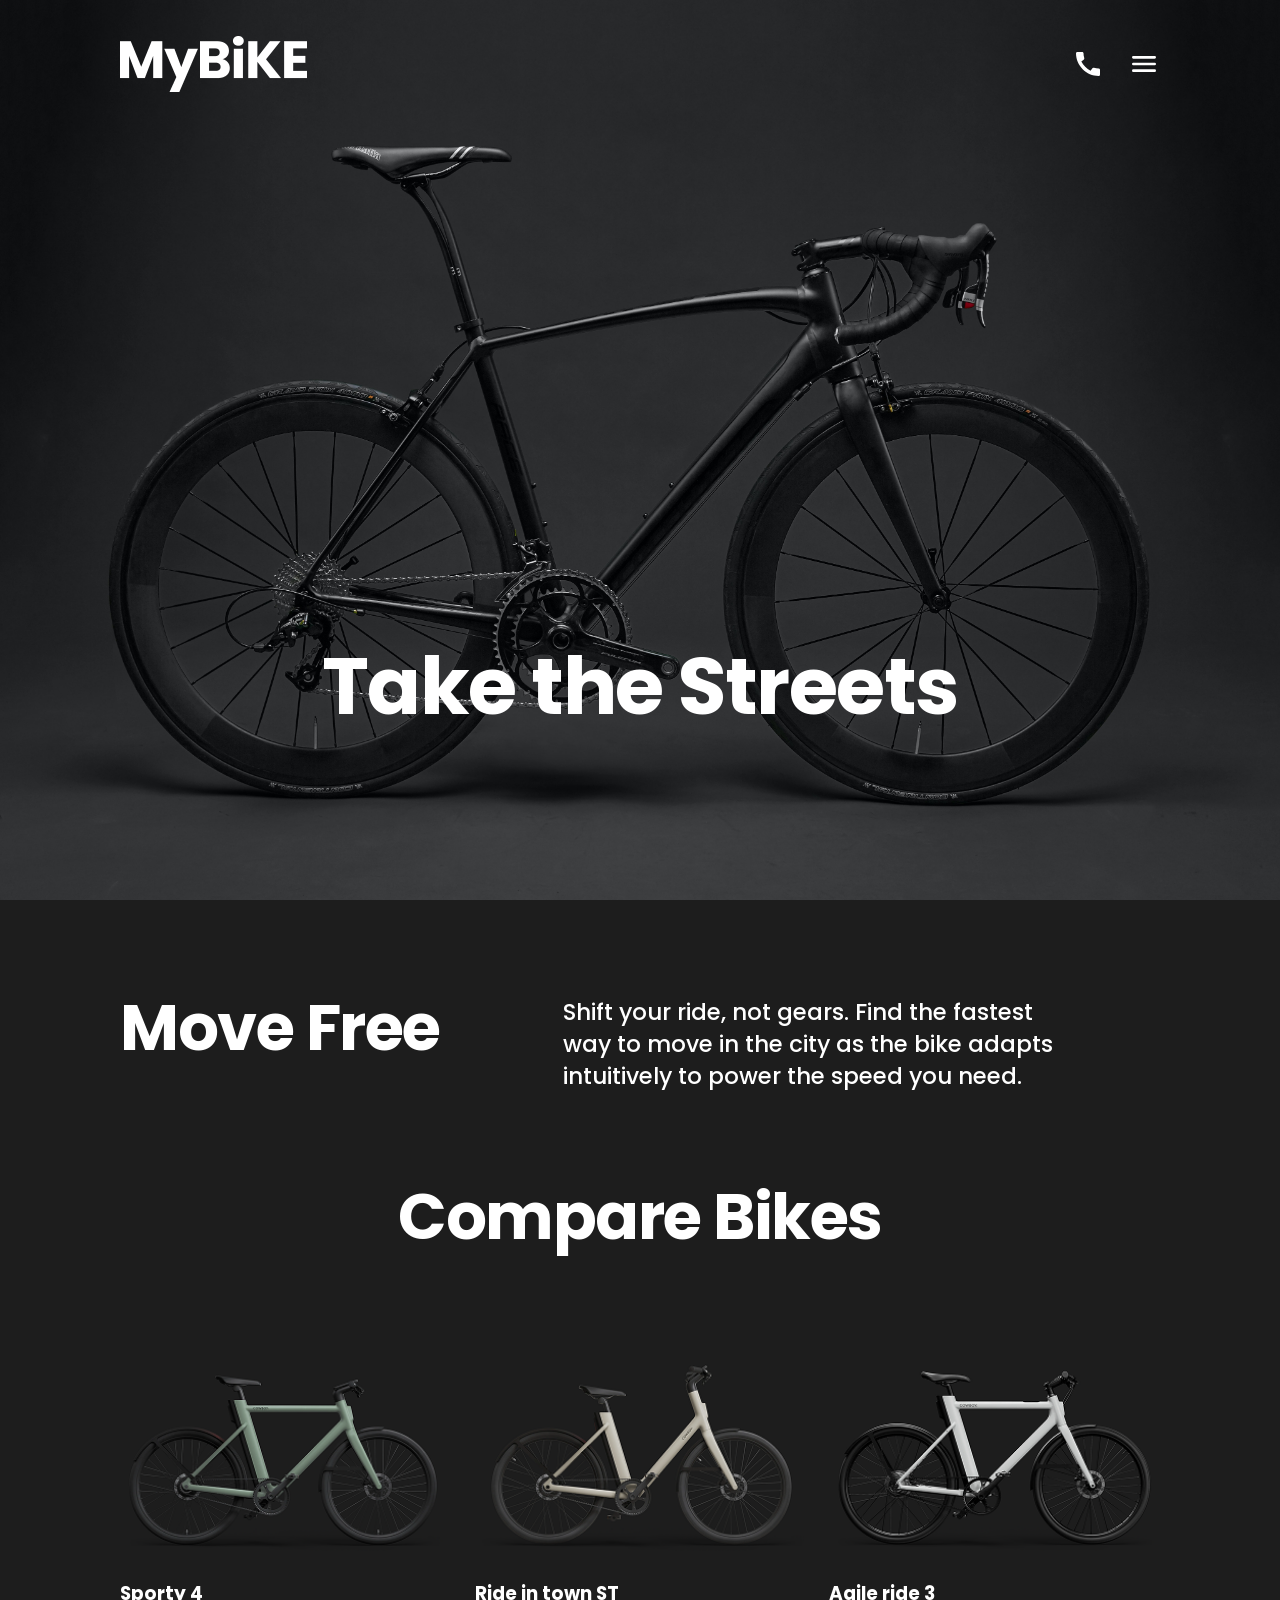
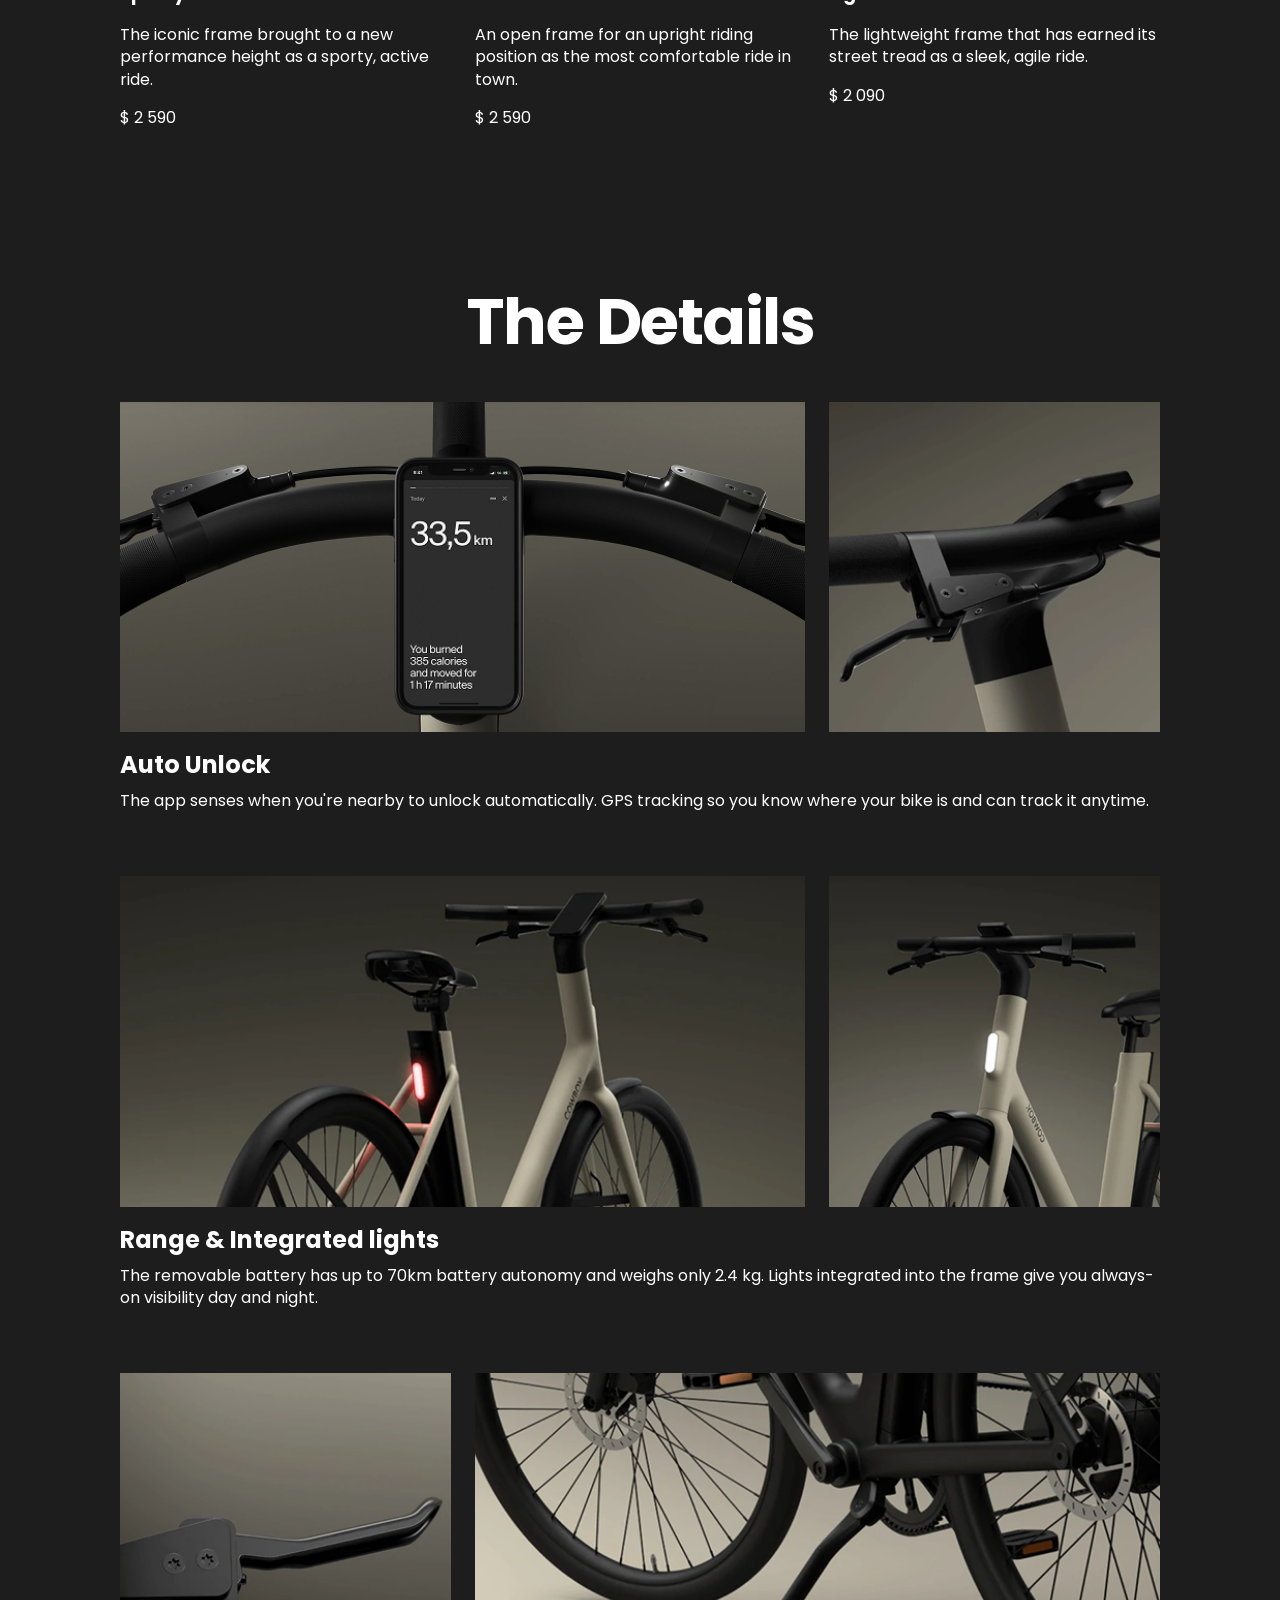
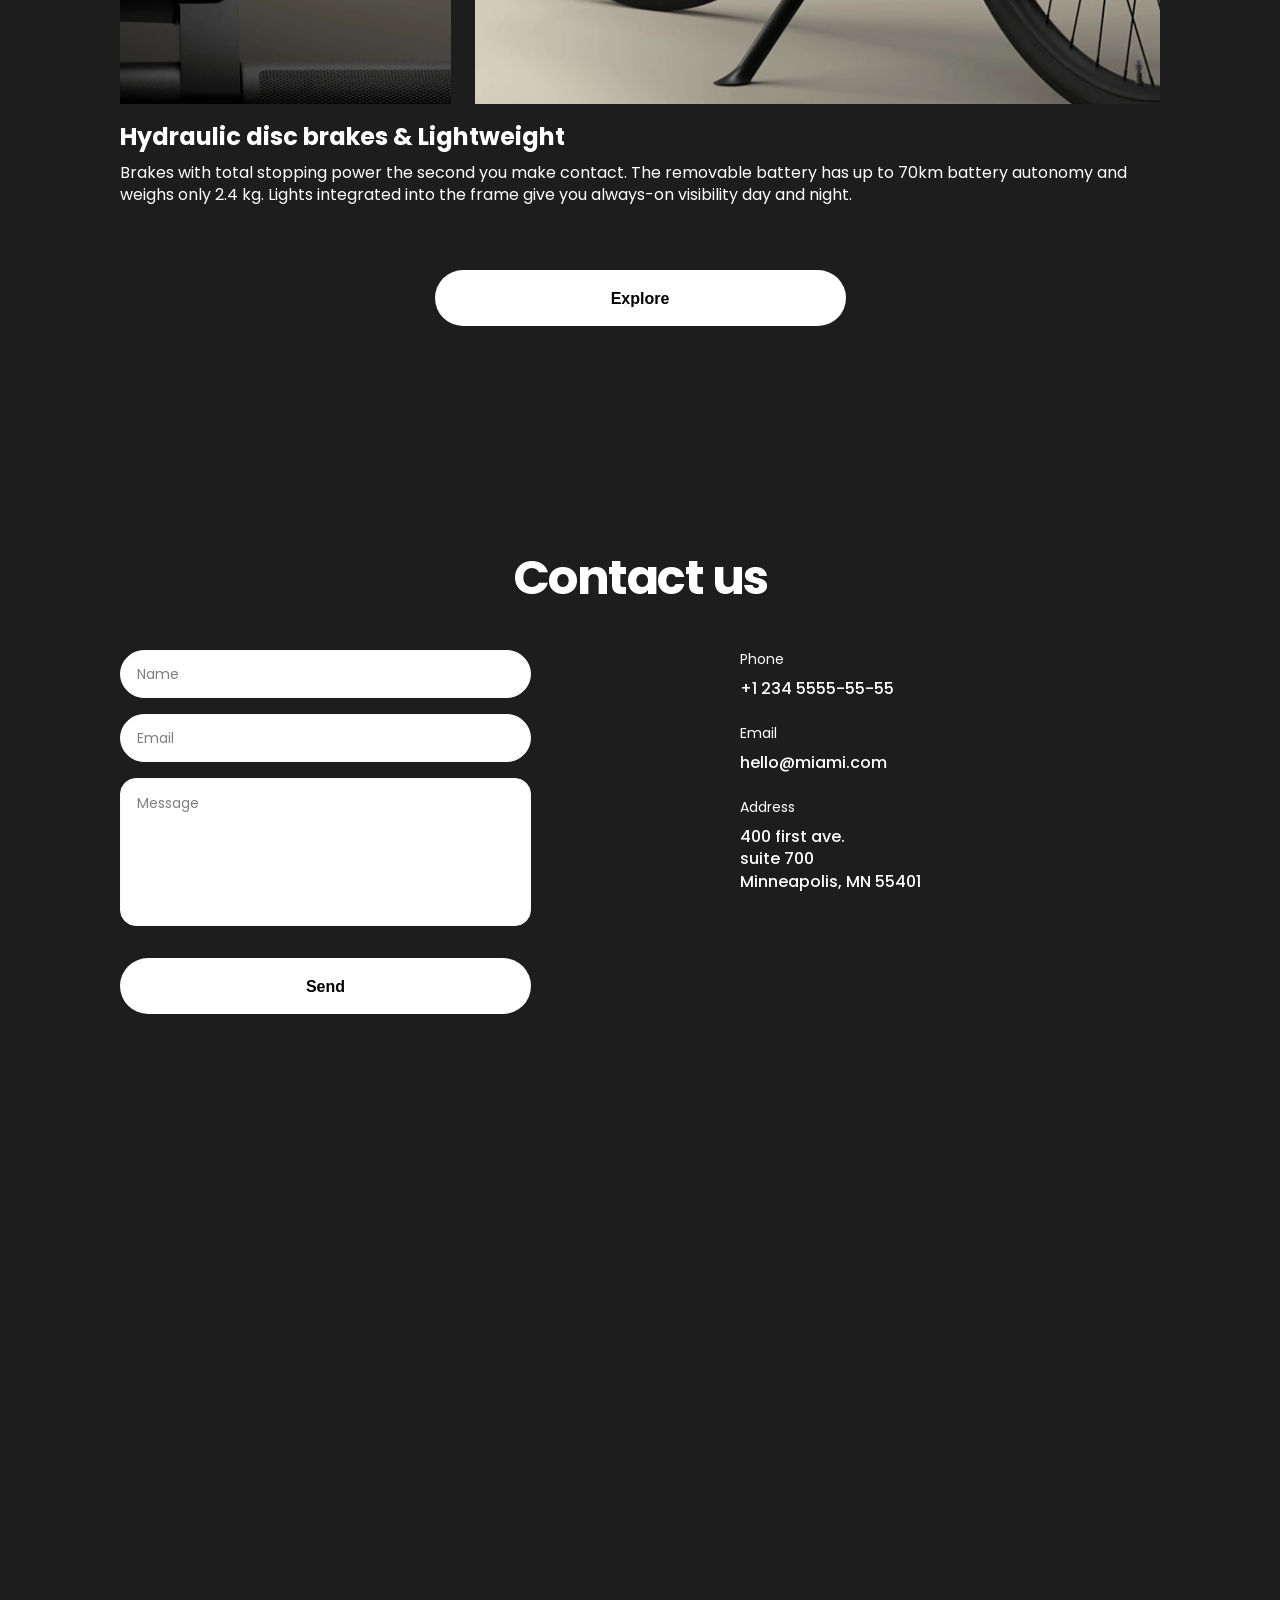
<file: index.html>
<!doctype html><html lang="en" class="page"><head><meta charset="utf-8"><meta http-equiv="X-UA-Compatible" content="IE=edge"><meta name="viewport" content="width=device-width, initial-scale=1.0"><title>MyBike</title><link rel="preconnect" href="https://fonts.googleapis.com"><link rel="preconnect" href="https://fonts.gstatic.com" crossorigin><link href="https://fonts.googleapis.com/css2?family=Poppins:ital,wght@0,400;0,500;0,600;0,700;1,400&display=swap" rel="stylesheet"><link rel="icon" type="image/x-icon" href="favicon.9feadc91.svg"><link rel="stylesheet" href="index.3ccda10a.css"><script src="index.cabb280d.js" defer></script></head><body class="page__body">  <header class="header"> <div class="container"> <div class="header__content"> <div class="top-bar"> <a href="#" class="top-bar__logo-link"> <img src="logo-white.dbb92232.png" alt="MyBike Logo" class="top-bar__logo"> </a> <div class="top-bar__icons"> <a href="tel:+1 234 5555-55-55" class="icon icon--phone" data-phone="+1 234 5555-55-55" aria-label="Phone number"></a> <a href="#menu" class="icon icon--menu"></a> </div> </div> <div class="header__bottom"> <h1 class="header__title">Take the Streets</h1> </div> </div> </div> </header>   <aside class="menu page__menu" id="menu"> <div class="container"> <div class="menu__top top-bar"> <a href="#" class="top-bar__logo"> <img class="top-bar__logo" src="logo-black.b2925f94.png" alt="MyBike Logo"> </a> <a href="#" class="icon icon--close"></a> </div> <div class="menu__bottom"> <nav class="menu__nav nav"> <ul class="nav__list"> <li class="nav__item"> <a class="nav__link" href="#"> Home </a> </li> <li class="nav__item"> <a class="nav__link" href="#intro"> About Us </a> </li> <li class="nav__item"> <a class="nav__link" href="#compare"> Compare Bikes </a> </li> <li class="nav__item"> <a class="nav__link" href="#details"> Details </a> </li> <li class="nav__item"> <a class="nav__link" href="#contact"> Contacts </a> </li> </ul> </nav> <a href="tel:+1 234 5555-55-55" class="menu__phone-number"> +1 234 5555-55-55 </a> <a href="tel:+1 234 5555-55-55" class="menu__call-to-order"> Book a test ride </a> </div> </div> </aside>  <main class="main"> <div class="container"> <div class="main__content">  <section class="intro" id="intro"> <h2 class="intro__title intro__title--align--left">Move Free</h2> <p class="intro__description"> Shift your ride, not gears. Find the fastest way to move in the city as the bike adapts intuitively to power the speed you need. </p> </section>   <section class="home" id="compare"> <h2 class="section-title">Compare Bikes</h2> <div class="recommended__products"> <article class="product recommended__product"> <img src="product-1.69f0e5d7.png" alt="Sporty 4" class="product__photo"> <h3 class="product__title">Sporty 4</h3> <p class="product__category"> The iconic frame brought to a new performance height as a sporty, active ride. </p> <p class="product__price">$ 2 590</p> </article> <article class="product recommended__product"> <img src="product-2.cc9569b3.png" alt="Ride in town ST" class="product__photo"> <h3 class="product__title">Ride in town ST</h3> <p class="product__category"> An open frame for an upright riding position as the most comfortable ride in town. </p> <p class="product__price">$ 2 590</p> </article> <article class="product recommended__product"> <img src="product-3.17c67e7c.png" alt="gile ride 3" class="product__photo"> <h3 class="product__title">Agile ride 3</h3> <p class="product__category"> The lightweight frame that has earned its street tread as a sleek, agile ride. </p> <p class="product__price">$ 2 090</p> </article> </div> </section>   <section class="details" id="details"> <h2 class="section-title">The Details</h2> <div class="details__wrapper"> <article class="detail"> <div class="detail__photos"> <a href="#" class="detail__link detail__link--wide"> <img src="auto-1.56739c82.png" alt="bike GPS" class="detail__photo"> </a> <a href="#" class="detail__link detail__link--square"> <img src="auto-2.65d847d8.png" alt="bike brakes" class="detail__photo"> </a> </div> <h3 class="detail__title">Auto Unlock</h3> <p class="detail__description"> The app senses when you're nearby to unlock automatically. GPS tracking so you know where your bike is and can track it anytime. </p> </article> <article class="detail"> <div class="detail__photos"> <a href="#" class="detail__link detail__link--wide"> <img src="range-1.3d10b218.png" alt="back light" class="detail__photo"> </a> <a href="#" class="detail__link detail__link--square"> <img src="range-2.6dae5c4c.png" alt="forward light" class="detail__photo"> </a> </div> <h3 class="detail__title">Range & Integrated lights</h3> <p class="detail__description"> The removable battery has up to 70km battery autonomy and weighs only 2.4 kg. Lights integrated into the frame give you always-on visibility day and night. </p> </article> <article class="detail"> <div class="detail__photos"> <a href="#" class="detail__link detail__link--square"> <img src="hydr-1.584be217.png" alt="brakes" class="detail__photo"> </a> <a href="#" class="detail__link detail__link--wide"> <img src="hydr-2.ee3c16cb.png" alt="parking lap" class="detail__photo"> </a> </div> <h3 class="detail__title"> Hydraulic disc brakes & Lightweight </h3> <p class="detail__description"> Brakes with total stopping power the second you make contact. The removable battery has up to 70km battery autonomy and weighs only 2.4 kg. Lights integrated into the frame give you always-on visibility day and night. </p> </article> <div class="details__button"> <button type="submit" class="button"> Explore </button> </div> </div> </section>   <section class="contact" id="contact"> <h2 class="section-title title-smaler">Contact us</h2> <div class="contact__wrapper"> <form onsubmit="this.reset(); return false;" class="contact__forms"> <input type="text" class="contact__input" placeholder="Name" required> <input type="email" class="contact__input" placeholder="Email" required> <textarea class="contact__textarea" placeholder="Message" required></textarea> <button type="submit" class="button form__button"> Send </button> </form> <div class="contact__info"> <span class="contact__info-lable">Phone</span> <a href="tel:+1234555555555" class="contact__info__link">+1 234 5555-55-55</a> <span class="contact__info-lable">Email</span> <a href="mailto:hello@miami.com" class="contact__info__link">hello@miami.com</a> <span class="contact__info-lable">Address</span> <a href="https://www.google.com/maps?q=400+first+ave+suite+700+Minneapolis+MN+55401" class="contact__info__link" target="_blank" rel="noopener noreferrer"> 400 first ave.<br> suite 700<br> Minneapolis, MN 55401 </a> </div> </div> </section>  </div> </div> </main> <footer class="footer"></footer> </body></html>
</file>
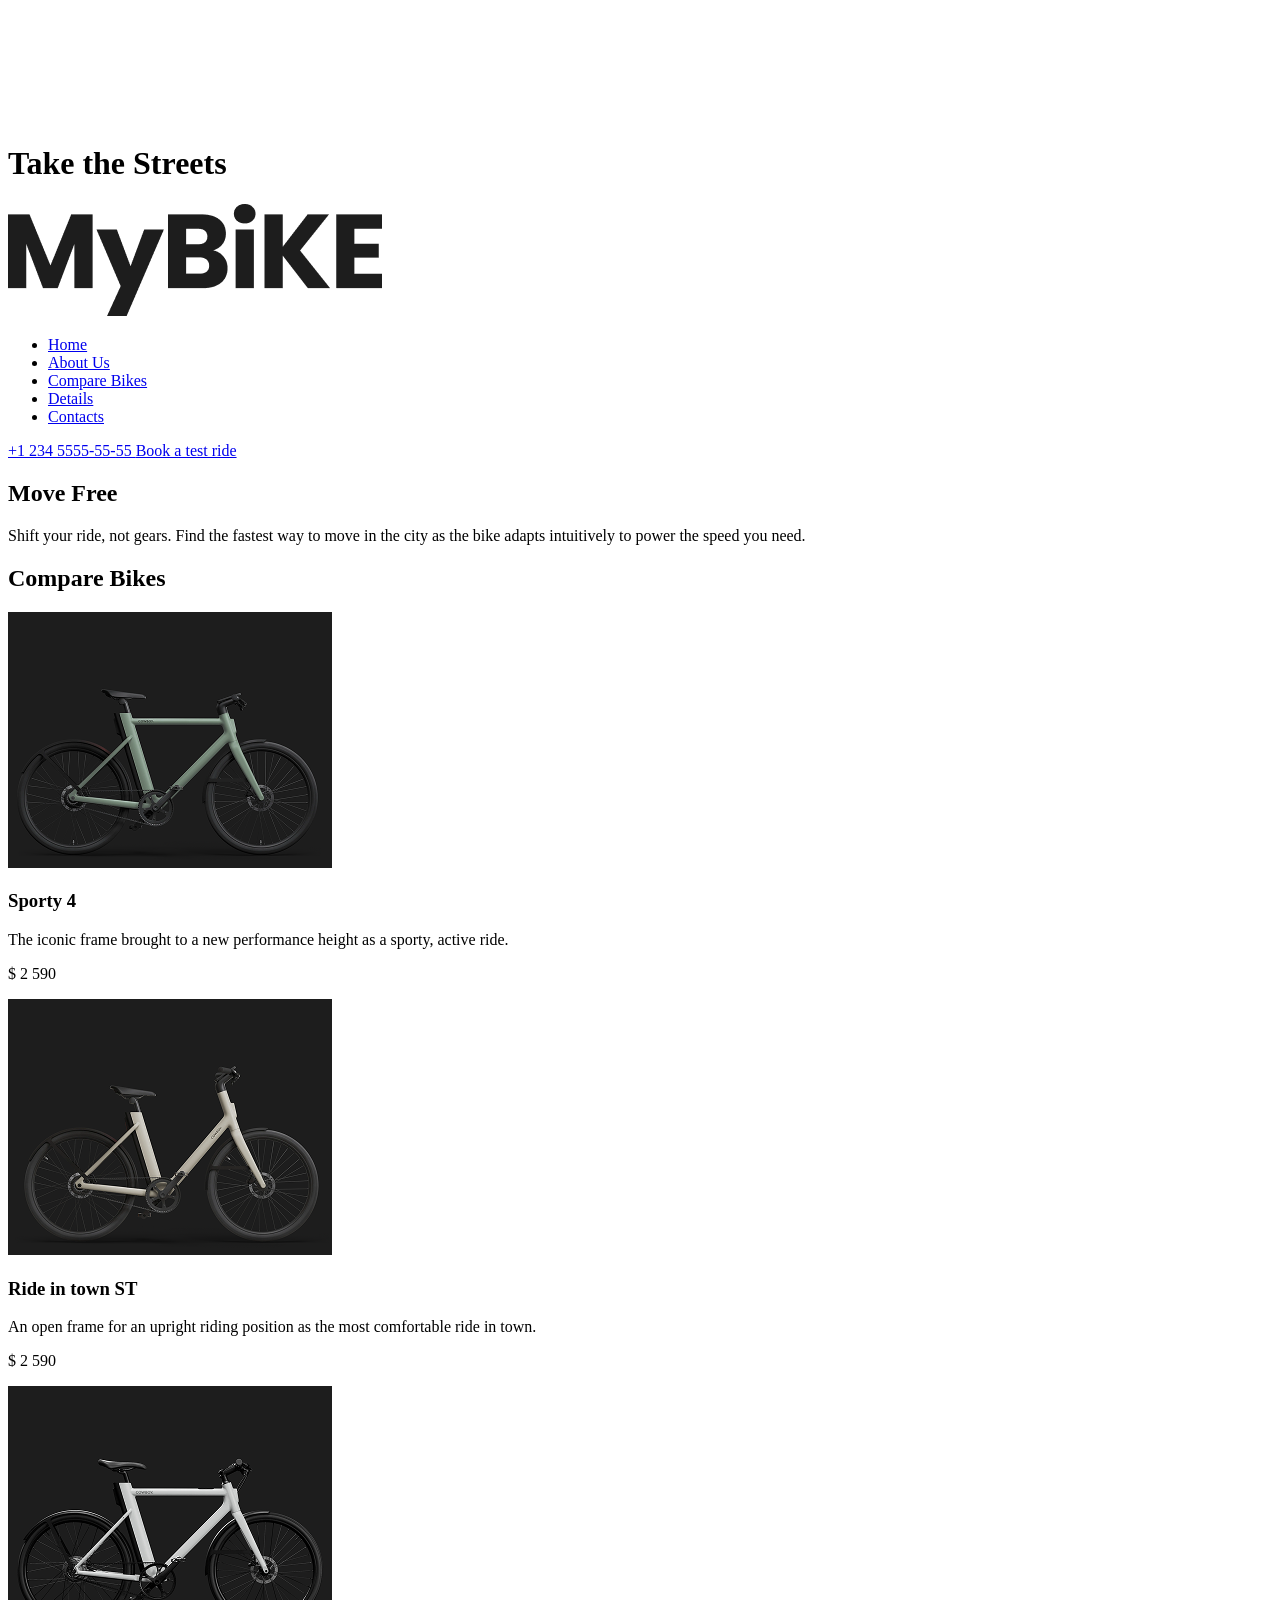
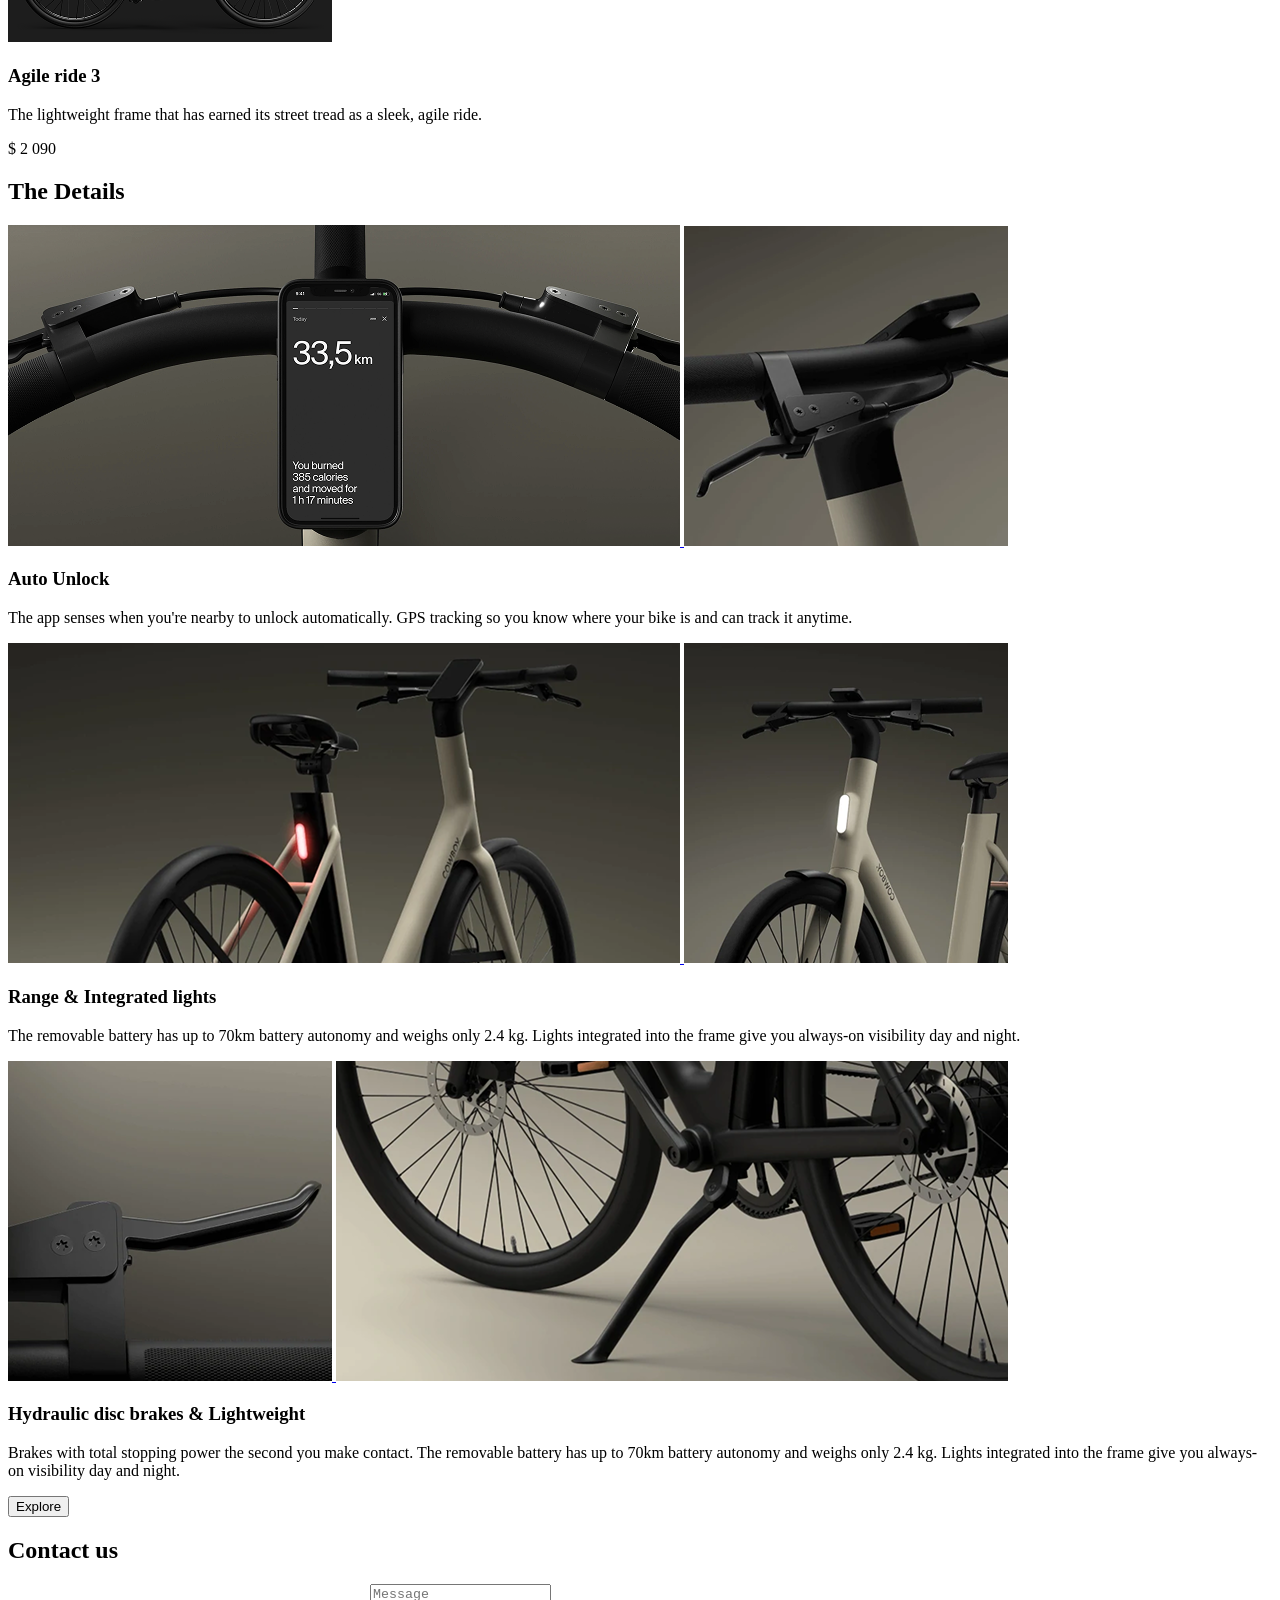
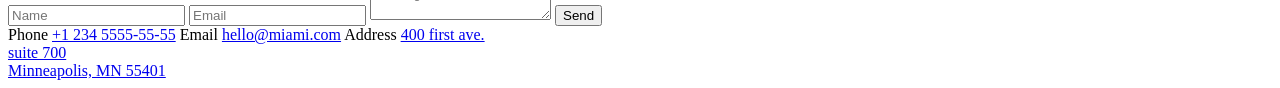
<file: src/index.html>
<!-- #region head -->
<!doctype html>
<html
  lang="en"
  class="page"
>
  <head>
    <meta charset="UTF-8" />
    <meta
      http-equiv="X-UA-Compatible"
      content="IE=edge"
    />
    <meta
      name="viewport"
      content="width=device-width, initial-scale=1.0"
    />
    <title>MyBike</title>
    <link
      rel="preconnect"
      href="https://fonts.googleapis.com"
    />
    <link
      rel="preconnect"
      href="https://fonts.gstatic.com"
      crossorigin="anonymous"
    />
    <link
      href="https://fonts.googleapis.com/css2?family=Poppins:ital,wght@0,400;0,500;0,600;0,700;1,400&display=swap"
      rel="stylesheet"
    />
    <link
      rel="icon"
      type="image/x-icon"
      href="./images/icons/favicon.svg"
    />
    <link
      rel="stylesheet"
      href="./styles/main.scss"
    />
    <script
      src="./scripts/main.js"
      defer
    ></script>
  </head>
  <!-- #endregion -->
  <body class="page__body">
    <!-- #region header & top bar -->
    <header class="header">
      <div class="container">
        <div class="header__content">
          <div class="top-bar">
            <a
              href="#"
              class="top-bar__logo-link"
            >
              <img
                src="./images/logo-white.png"
                alt="MyBike Logo"
                class="top-bar__logo"
              />
            </a>
            <div class="top-bar__icons">
              <a
                href="tel:+1 234 5555-55-55"
                class="icon icon--phone"
                data-phone="+1 234 5555-55-55"
                aria-label="Phone number"
              ></a>
              <a
                href="#menu"
                class="icon icon--menu"
              ></a>
            </div>
          </div>
          <div class="header__bottom">
            <h1 class="header__title">Take the Streets</h1>
          </div>
        </div>
      </div>
    </header>
    <!-- #endregion -->
    <!-- #region aside -->
    <aside
      class="page__menu menu"
      id="menu"
    >
      <div class="container">
        <div class="top-bar menu__top">
          <a
            href="#"
            class="top-bar__logo"
          >
            <img
              class="top-bar__logo"
              src="./images/logo-black.png"
              alt="MyBike Logo"
            />
          </a>
          <a
            href="#"
            class="icon icon--close"
          ></a>
        </div>
        <div class="menu__bottom">
          <nav class="nav menu__nav">
            <ul class="nav__list">
              <li class="nav__item">
                <a
                  class="nav__link"
                  href="#"
                >
                  Home
                </a>
              </li>
              <li class="nav__item">
                <a
                  class="nav__link"
                  href="#intro"
                >
                  About Us
                </a>
              </li>
              <li class="nav__item">
                <a
                  class="nav__link"
                  href="#compare"
                >
                  Compare Bikes
                </a>
              </li>
              <li class="nav__item">
                <a
                  class="nav__link"
                  href="#details"
                >
                  Details
                </a>
              </li>
              <li class="nav__item">
                <a
                  class="nav__link"
                  href="#contact"
                >
                  Contacts
                </a>
              </li>
            </ul>
          </nav>
          <a
            href="tel:+1 234 5555-55-55"
            class="menu__phone-number"
          >
            +1 234 5555-55-55
          </a>
          <a
            href="tel:+1 234 5555-55-55"
            class="menu__call-to-order"
          >
            Book a test ride
          </a>
        </div>
      </div>
    </aside>
    <!-- #endregion -->
    <main class="main">
      <div class="container">
        <div class="main__content">
          <!-- #region intro -->
          <section class="intro" id="intro">
            <h2 class="intro__title intro__title--align--left">Move Free</h2>

            <p class="intro__description">
              Shift your ride, not gears. Find the fastest way to move in the
              city as the bike adapts intuitively to power the speed you need.
            </p>
          </section>
          <!-- #endregion -->
          <!-- #region Compare Bikes -->
          <section
            class="home"
            id="compare"
          >
            <h2 class="section-title">Compare Bikes</h2>

            <div class="recommended__products">
              <article class="product recommended__product">
                <img
                  src="./images/product/product-1.png"
                  alt="Sporty 4"
                  class="product__photo"
                />
                <h3 class="product__title">Sporty 4</h3>
                <p class="product__category">
                  The iconic frame brought to a new performance height as a
                  sporty, active ride.
                </p>
                <p class="product__price">$ 2 590</p>
              </article>
              <article class="product recommended__product">
                <img
                  src="./images/product/product-2.png"
                  alt="Ride in town ST"
                  class="product__photo"
                />
                <h3 class="product__title">Ride in town ST</h3>
                <p class="product__category">
                  An open frame for an upright riding position as the most
                  comfortable ride in town.
                </p>
                <p class="product__price">$ 2 590</p>
              </article>
              <article class="product recommended__product">
                <img
                  src="./images/product/product-3.png"
                  alt="gile ride 3"
                  class="product__photo"
                />
                <h3 class="product__title">Agile ride 3</h3>
                <p class="product__category">
                  The lightweight frame that has earned its street tread as a
                  sleek, agile ride.
                </p>
                <p class="product__price">$ 2 090</p>
              </article>
            </div>
          </section>
          <!-- #endregion -->
          <!-- #region Details -->
          <section
            class="details"
            id="details"
          >
            <h2 class="section-title">The Details</h2>

            <div class="details__wrapper">
              <article class="detail">
                <div class="detail__photos">
                  <a
                    href="#"
                    class="detail__link detail__link--wide"
                  >
                    <img
                      src="./images/detail/auto-1.png"
                      alt="bike GPS"
                      class="detail__photo"
                    />
                  </a>

                  <a
                    href="#"
                    class="detail__link detail__link--square"
                  >
                    <img
                      src="./images/detail/auto-2.png"
                      alt="bike brakes"
                      class="detail__photo"
                    />
                  </a>
                </div>

                <h3 class="detail__title">Auto Unlock</h3>
                <p class="detail__description">
                  The app senses when you're nearby to unlock automatically. GPS
                  tracking so you know where your bike is and can track it
                  anytime.
                </p>
              </article>

              <article class="detail">
                <div class="detail__photos">
                  <a
                    href="#"
                    class="detail__link detail__link--wide"
                  >
                    <img
                      src="./images/detail/range-1.png"
                      alt="back light"
                      class="detail__photo"
                    />
                  </a>

                  <a
                    href="#"
                    class="detail__link detail__link--square"
                  >
                    <img
                      src="./images/detail/range-2.png"
                      alt="forward light"
                      class="detail__photo"
                    />
                  </a>
                </div>

                <h3 class="detail__title">Range & Integrated lights</h3>
                <p class="detail__description">
                  The removable battery has up to 70km battery autonomy and
                  weighs only 2.4 kg. Lights integrated into the frame give you
                  always-on visibility day and night.
                </p>
              </article>

              <article class="detail">
                <div class="detail__photos">
                  <a
                    href="#"
                    class="detail__link detail__link--square"
                  >
                    <img
                      src="./images/detail/hydr-1.png"
                      alt="brakes"
                      class="detail__photo"
                    />
                  </a>

                  <a
                    href="#"
                    class="detail__link detail__link--wide"
                  >
                    <img
                      src="./images/detail/hydr-2.png"
                      alt="parking lap"
                      class="detail__photo"
                    />
                  </a>
                </div>

                <h3 class="detail__title">
                  Hydraulic disc brakes & Lightweight
                </h3>
                <p class="detail__description">
                  Brakes with total stopping power the second you make contact.
                  The removable battery has up to 70km battery autonomy and
                  weighs only 2.4 kg. Lights integrated into the frame give you
                  always-on visibility day and night.
                </p>
              </article>

              <div class="details__button">
                <button
                  type="submit"
                  class="button"
                >
                  Explore
                </button>
              </div>
            </div>
          </section>
          <!-- #endregion -->
          <!-- #region Contact -->
          <section
            class="contact"
            id="contact"
          >
            <h2 class="section-title title-smaler">Contact us</h2>

            <div class="contact__wrapper">
              <form
                onsubmit="this.reset(); return false;"
                class="contact__forms"
              >
                <input
                  type="text"
                  class="contact__input"
                  placeholder="Name"
                  required
                />
                <input
                  type="email"
                  class="contact__input"
                  placeholder="Email"
                  required
                />
                <textarea
                  class="contact__textarea"
                  placeholder="Message"
                  required
                ></textarea>
                <button
                  type="submit"
                  class="button form__button"
                >
                  Send
                </button>
              </form>

              <div class="contact__info">
                <span class="contact__info-lable">Phone</span>
                <a href="tel:+1234555555555" class="contact__info__link">+1 234 5555-55-55</a>

                <span class="contact__info-lable">Email</span>
                <a href="mailto:hello@miami.com" class="contact__info__link">hello@miami.com</a>

                <span class="contact__info-lable">Address</span>
                <a
                  href="https://www.google.com/maps?q=400+first+ave+suite+700+Minneapolis+MN+55401"
                  class="contact__info__link"
                  target="_blank"
                  rel="noopener noreferrer"
                >
                  400 first ave.<br />
                  suite 700<br />
                  Minneapolis, MN 55401
                </a>
              </div>
            </div>
          </section>
          <!-- #endregion -->
        </div>
      </div>
    </main>

    <footer class="footer"></footer>
  </body>
</html>
</file>
<file: index.3ccda10a.css>
.container{padding-left:20px;padding-right:20px}@media (min-width:744px){.container{padding-left:72px;padding-right:72px}}@media (min-width:1260px){.container{max-width:1260px;margin-left:auto;margin-right:auto;padding-left:120px;padding-right:120px}}.header{background-image:url(header-bg-mobile.c1de088a.png);background-position-x:88%;background-size:cover}@media (min-width:744px){.header{background-position:50%;height:100%}}@media (min-width:1260px){.header{background-position-y:37%;height:100%}}.header__content{-ms-flex-direction:column;flex-direction:column;-ms-flex-pack:justify;justify-content:space-between;height:100vh;display:-ms-flexbox;display:flex}.header__title{color:#fff;letter-spacing:-1.5px;text-align:center;vertical-align:middle;font-size:36px;font-weight:700;line-height:100%}@media (min-width:744px){.header__title{font-size:64px}}@media (min-width:1260px){.header__title{font-size:80px}}.header__bottom{padding-bottom:66px}@media (min-width:744px){.header__bottom{padding-bottom:88px}}@media (min-width:1260px){.header__bottom{padding-bottom:120px}}.page{color:#fff;scroll-behavior:smooth;scrollbar-width:thin;font-family:Poppins,sans-serif;font-size:16px;line-height:140%}.page__body{background-color:#1d1d1d;min-width:320px;margin:0}.page__menu{opacity:0;pointer-events:none;transition:all .3s;position:fixed;top:0;left:0;right:0;transform:translate(-100%)}.page__menu:target{opacity:1;pointer-events:all;transform:translate(0)}.page:has(.page__menu:target){animation:.8s delay-overflow;overflow:hidden}.top-bar{-ms-flex-pack:justify;justify-content:space-between;-ms-flex-align:center;align-items:center;padding-top:24px;padding-bottom:24px;display:-ms-flexbox;display:flex}@media (min-width:744px){.top-bar{padding-top:36px;padding-bottom:36px}}.top-bar__icons{gap:24px;display:-ms-flexbox;display:flex}.top-bar__logo-link{display:-ms-flexbox;display:flex}.top-bar__logo{height:38px;transition:transform .3s}.top-bar__logo:hover{transform:scale(1.2)}@media (min-width:744px){.top-bar__logo{height:56px}}.icon{background-position:50%;background-size:cover;width:24px;height:24px;transition:transform .3s;display:block;position:relative}.icon:hover{transform:scale(1.2)}@media (min-width:744px){.icon{width:32px;height:32px}}.icon--phone{background-image:url(icon-phone.673d48f7.svg)}.icon--phone:after{letter-spacing:2px;content:attr(data-phone);color:#fff;white-space:nowrap;opacity:0;pointer-events:none;z-index:10;text-shadow:0 1px rgba(255,255,255,.6);border-radius:6px;padding:6px 8px;font-family:Poppins,sans-serif;font-size:12px;font-weight:700;line-height:16px;transition:opacity .15s,transform .3s;display:none;position:absolute;top:50%;right:calc(100% + 8px);transform:translateY(-50%)translate(4px);box-shadow:0 6px 18px rgba(0,0,0,.06)}@media (min-width:1260px){.icon--phone:after{display:block}}.icon--phone:hover:after,.icon--phone:focus:after{opacity:1;transform:translateY(-50%)translate(0)}.icon--menu{background-image:url(icon-burger-menu.d4d5103b.svg)}.icon--menu:hover{background-image:url(icon-burger-menu-hover.d4e17b24.svg)}.icon--close{background-image:url(icon-close.a33213b2.svg);display:-ms-inline-flexbox;display:inline-flex}.menu{box-sizing:border-box;text-transform:uppercase;background-color:#c2c2c2;height:100vh;font-weight:600;overflow:auto}.menu__top{z-index:1;-ms-flex-pack:justify;justify-content:space-between;-ms-flex-align:center;align-items:center;margin-bottom:32px;display:-ms-flexbox;display:flex;position:sticky;top:0}@media (min-width:744px){.menu__top{margin-bottom:0}}.menu__nav{margin-bottom:40px}.menu__phone-number{color:#1d1d1d;margin-bottom:16px;font-size:12px;line-height:27px;text-decoration:none;display:block}.menu__call-to-order{letter-spacing:2px;color:#1d1d1d;border-bottom:1px solid #1d1d1d;width:-moz-fit-content;width:fit-content;padding-bottom:7px;font-size:12px;line-height:16px;text-decoration:none;display:block}.nav__list{-ms-flex-direction:column;flex-direction:column;gap:32px;margin:0;padding:0;list-style:none;display:-ms-flexbox;display:flex}.nav__link{color:#1d1d1d;letter-spacing:2px;font-size:22px;line-height:22px;text-decoration:none;position:relative}.nav__link:after{content:"";transform-origin:0;background-color:#1d1d1d;width:100%;height:1px;transition:transform .3s;display:block;position:absolute;bottom:-8px;transform:scale(0)}.nav__link:hover:after{transform:scale(1)}.main{background-color:#1d1d1d}.main__content{padding-top:96px;padding-bottom:96px;display:grid}.intro{--columns:2;grid-template-columns:repeat(var(--columns),1fr);column-gap:20px;margin:0;font-weight:500;display:grid}@media (min-width:744px){.intro{--columns:6;column-gap:24px}}@media (min-width:1260px){.intro{--columns:12}}.intro__title{letter-spacing:-1.5px;grid-column:1/-1;margin:0 0 32px;font-size:32px;line-height:100%}@media (min-width:744px){.intro__title{grid-column:1/4;font-size:48px}}@media (min-width:1260px){.intro__title{grid-column:1/5;font-size:64px}}.intro__description{grid-column:1/-1;margin:0 0 92px;font-size:23px;line-height:140%}@media (min-width:744px){.intro__description{grid-column:4/7}}@media (min-width:1260px){.intro__description{grid-column:6/12}}.section-title{text-align:center;letter-spacing:-1.5px;margin:0 0 48px;font-size:32px;font-weight:700;line-height:100%}@media (min-width:744px){.section-title{font-size:48px}}@media (min-width:1260px){.section-title{font-size:64px}}.section-title--align-left{text-align:left}@media (min-width:1260px){.title-smaler{font-size:48px}}.recommended__products{--columns:2;grid-template-columns:repeat(var(--columns),1fr);gap:48px 20px;padding-bottom:144px;display:grid}@media (min-width:744px){.recommended__products{--columns:6;column-gap:24px}}@media (min-width:1260px){.recommended__products{--columns:12}}.recommended__product{grid-column:1/-1}@media (min-width:744px){.recommended__product{grid-column:2/-2}}@media (min-width:1260px){.recommended__product{grid-column:span 4}}.product{transition:transform .3s,box-shadow .3s}.product__photo{width:100%}.product:hover{transform:scale(1.05);box-shadow:0 4px 24px rgba(0,0,0,.15)}.button{text-align:center;box-sizing:border-box;cursor:pointer;background-color:#fff;border:none;border-radius:40px;width:278px;max-width:100%;height:56px;margin-bottom:48px;padding-left:48px;padding-right:48px;font-size:16px;font-weight:700;line-height:27px}.button:hover,.button:active{box-shadow:1px 4px 16px rgba(232,232,240,.4)}@media (min-width:744px){.button{width:288px}}@media (min-width:1260px){.button{width:411px}}.details__wrapper{row-gap:40px;display:grid}@media (min-width:744px){.details__wrapper{row-gap:64px}}.details__button{-ms-flex-pack:center;justify-content:center;margin-bottom:80px;display:-ms-flexbox;display:flex}@media (min-width:744px){.details__button{margin-bottom:120px}}@media (min-width:1260px){.details__button{margin-bottom:180px}}.details__button.button{grid-column:1/-1}@media (min-width:744px){.details__button.button{grid-column:2/-2}}@media (min-width:1260px){.details__button.button{grid-column:5/9}}.detail__photos{--columns:2;grid-template-columns:repeat(var(--columns),1fr);column-gap:20px;margin-bottom:16px;display:grid}@media (min-width:744px){.detail__photos{--columns:6;column-gap:24px}}@media (min-width:1260px){.detail__photos{--columns:12}}.detail__link{position:relative}@media (min-width:744px){.detail__link--wide{grid-column:span 4}}@media (min-width:1260px){.detail__link--wide{grid-column:span 8}}.detail__link--square{height:0;padding-bottom:100%}@media (min-width:744px){.detail__link--square{grid-column:span 2}}@media (min-width:1260px){.detail__link--square{grid-column:span 4}}.detail__photo{object-fit:cover;width:100%;height:100%;transition:transform .3s;position:absolute}.detail__photo:hover{transform:scale(1.05);box-shadow:0 4px 24px rgba(0,0,0,.15)}.detail__title{margin:0;padding-bottom:8px;font-size:24px;font-weight:700;line-height:140%}.detail__description{margin:0;font-size:16px;font-weight:400;line-height:140%}.contact{margin:0}.contact__wrapper{--columns:2;grid-template-columns:repeat(var(--columns),1fr);column-gap:20px;display:grid}@media (min-width:744px){.contact__wrapper{--columns:6;column-gap:24px}}@media (min-width:1260px){.contact__wrapper{--columns:12}}.contact__forms{grid-column:1/-1;justify-items:center;display:grid}@media (min-width:744px){.contact__forms{grid-column:1/2;justify-items:start}}@media (min-width:1260px){.contact__forms{grid-column:1/5;justify-items:start}}.contact__input{box-sizing:border-box;color:#1d1d1d;background-color:#fff;border:1px solid #f8f8fa;border-radius:40px;width:100%;max-width:100%;height:48px;margin-bottom:16px;padding-left:16px;padding-right:16px;font-family:Poppins,sans-serif;font-size:14px;font-weight:400;line-height:20px}.contact__input:hover{border:1px solid #d5d7de}.contact__input:focus{border:1px solid #292929;outline:none}@media (min-width:744px){.contact__input{width:288px}}@media (min-width:1260px){.contact__input{width:411px}}.contact__input::placeholder{color:#7e7e83}.contact__input::placeholder{color:#7e7e83}.contact__input:hover{color:#1d1d1d;border:1px solid #1d1d1d;outline:none}.contact__input:hover::placeholder{color:#1d1d1d}.contact__input:hover::placeholder{color:#1d1d1d}.contact__input:focus{color:#1d1d1d;border:1px solid #1d1d1d;outline:none}.contact__input:focus::placeholder{color:#1d1d1d}.contact__input:focus::placeholder{color:#1d1d1d}.contact__textarea{resize:none;box-sizing:border-box;color:#1d1d1d;background:#fff;border:1px solid #f8f8fa;border-radius:16px;width:100%;max-width:100%;min-height:148px;margin-bottom:32px;padding:14px 16px;font-family:Poppins,sans-serif;font-size:14px;font-weight:400;line-height:20px}.contact__textarea:hover{border:1px solid #d5d7de}.contact__textarea:focus{border:1px solid #292929;outline:none}@media (min-width:744px){.contact__textarea{width:288px}}@media (min-width:1260px){.contact__textarea{width:411px}}.contact__textarea::placeholder{color:#7e7e83}.contact__textarea::placeholder{color:#7e7e83}.contact__textarea:hover{color:#1d1d1d;border:1px solid #1d1d1d;outline:none}.contact__textarea:hover::placeholder{color:#1d1d1d}.contact__textarea:hover::placeholder{color:#1d1d1d}.contact__textarea:focus{color:#1d1d1d;border:1px solid #1d1d1d;outline:none}.contact__textarea:focus::placeholder{color:#1d1d1d}.contact__textarea:focus::placeholder{color:#1d1d1d}.contact__info{-ms-flex-direction:column;flex-direction:column;grid-column:1/2;width:155px;font-style:normal;display:-ms-flexbox;display:flex}@media (min-width:744px){.contact__info{grid-column:2/3}}@media (min-width:1260px){.contact__info{grid-column:8/10}}.contact__info-lable{color:#fff;margin-bottom:8px;font-size:14px;font-weight:400;line-height:140%}.contact__info__link{color:#fff;width:237px;margin-bottom:24px;font-size:16px;font-weight:500;text-decoration:none}.contact__info__link:hover{color:#e2cccc;text-decoration:underline}.footer{z-index:-1;background-image:url(footer-bg.4277e62d.png);background-position:50%;background-size:cover;height:200px;position:sticky;bottom:0}@media (min-width:744px){.footer{height:480px}}@media (min-width:1260px){.footer{height:555px}}
/*# sourceMappingURL=index.3ccda10a.css.map */
</file>
